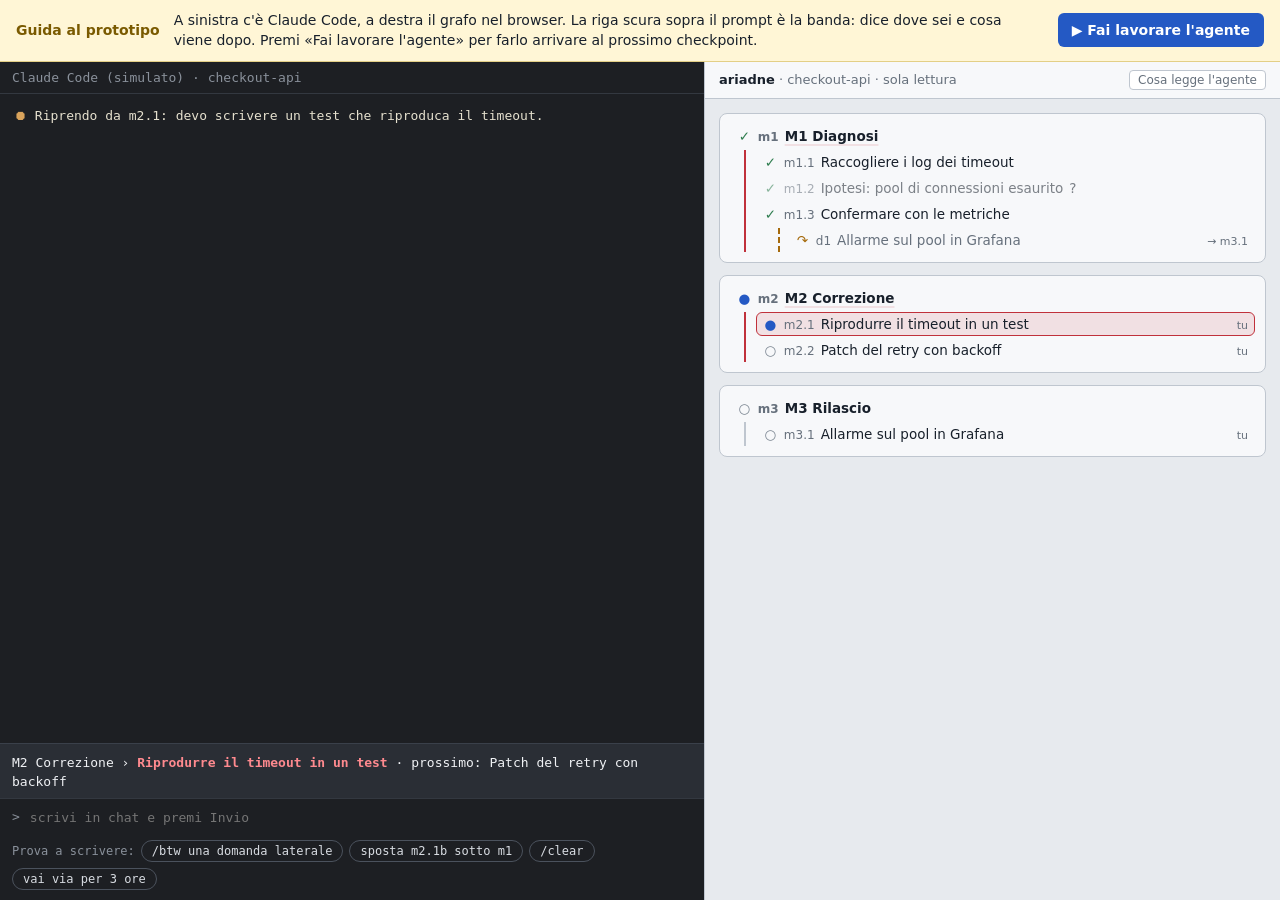
<file: docs/ux/allineamento/prototipo/index.html>
<!doctype html>
<html lang="it">
<head>
<meta charset="utf-8">
<meta name="viewport" content="width=device-width, initial-scale=1">
<title>Prototipo — concetto A «Piano prima»</title>
<style>
:root {
  --ground: #e7eaee; --surface: #f7f8fa; --ink: #18202b; --muted: #66707c; --line: #bfc6cf;
  --thread: #c0313b; --thread-soft: rgba(192, 49, 59, 0.12);
  --done: #2f7d4f; --active: #2459c4; --todo: #7b8591; --deferred: #7346b8; --detour: #a56a0c; --ghost: #9aa3ae;
  --term-bg: #1d1f23; --term-ink: #d8dce2; --term-muted: #8a919b; --band-bg: #2a2e35;
  font-family: system-ui, sans-serif; color: var(--ink); background: var(--ground);
}
* { box-sizing: border-box; }
html, body { margin: 0; height: 100%; }
body { display: grid; grid-template-columns: minmax(0, 55fr) minmax(0, 45fr); grid-template-rows: auto minmax(0, 1fr); }
/* Prototype guide: not part of the product, it tells the tester what is happening and what to try */
.guide { grid-column: 1 / -1; display: flex; gap: 14px; align-items: center; padding: 10px 16px; background: #fff6d6;
  border-bottom: 1px solid #e3cf86; font-size: 14px; line-height: 1.45; }
.guide strong { flex: none; color: #7a5a00; }
.guide button { flex: none; margin-left: auto; background: #2459c4; color: #fff; border: 0; border-radius: 6px; padding: 7px 14px; font-weight: 600; }
.guide button:disabled { background: #a9b4c4; cursor: default; }
button { font: inherit; color: inherit; cursor: pointer; }

/* Terminal: Claude Code with the band above the prompt */
.term { display: grid; grid-template-rows: auto 1fr auto auto; background: var(--term-bg); color: var(--term-ink);
  font: 13px/1.5 ui-monospace, 'SF Mono', Menlo, monospace; min-height: 0; }
.term header { display: flex; justify-content: space-between; align-items: center; padding: 6px 12px;
  border-bottom: 1px solid #333840; color: var(--term-muted); }
.term header button { background: #3a404a; border: 1px solid #4b525d; border-radius: 4px; padding: 2px 10px; color: var(--term-ink); }
.chat { overflow-y: auto; padding: 12px 14px; min-height: 0; }
.msg { margin: 0 0 10px; white-space: pre-wrap; }
.msg.user::before { content: '> '; color: var(--term-muted); }
.msg.agent { color: #e6e1cf; }
.msg.agent::before { content: '⏺ '; color: #d9a35b; }
.msg.sys { color: var(--term-muted); font-style: italic; }
.msg.note { border-left: 2px solid #d9a35b; padding-left: 8px; color: #c9c3b0; }
.msg.summary { border: 1px dashed #59606b; padding: 8px; color: #b8c4d6; }
.band { background: var(--band-bg); border-top: 1px solid #3a404a; padding: 6px 12px; }
.band .where { color: #f0f2f5; }
.band .where b { color: #ff8a8f; font-weight: 600; }
.band .row { margin-top: 3px; }
.band .proposal { color: #ffd479; }
.band .back { color: #9fd0ff; }
.band .detour { color: #f1b45f; }
.band .update { color: #8fd19e; }
.band .away { color: #ffd479; }
.band button { background: #454c57; border: 1px solid #5b6370; border-radius: 4px; padding: 1px 9px; margin-left: 6px; color: #fff; font: inherit; }
.band button.yes { background: #2f7d4f; border-color: #3d9a63; }
.band button.no { background: #8a2f36; border-color: #a93c45; }
.prompt { display: flex; gap: 8px; padding: 8px 12px 12px; border-top: 1px solid #333840; }
.prompt span { color: var(--term-muted); }
.prompt input { flex: 1; background: transparent; border: 0; color: var(--term-ink); font: inherit; outline: none; }
.legend { display: flex; flex-wrap: wrap; gap: 6px; align-items: center; padding: 0 12px 10px; color: var(--term-muted); font-size: 12px; }
.legend button { background: transparent; border: 1px solid #4b525d; border-radius: 12px; padding: 1px 10px; color: var(--term-ink); font: inherit; }

/* Viewer: read-only, in the browser beside the terminal */
.viewer { display: grid; grid-template-rows: auto 1fr auto; min-height: 0; border-left: 1px solid var(--line); }
.viewer header { display: flex; justify-content: space-between; align-items: center; gap: 8px; padding: 8px 14px;
  background: var(--surface); border-bottom: 1px solid var(--line); font-size: 13px; color: var(--muted); }
.viewer header strong { color: var(--ink); }
.viewer header button { background: #fff; border: 1px solid var(--line); border-radius: 4px; padding: 2px 8px; font-size: 12px; }
.graph { overflow-y: auto; padding: 14px; min-height: 0; }
.milestone { background: var(--surface); border: 1px solid var(--line); border-radius: 8px; padding: 8px 10px; margin-bottom: 12px; }
.milestone > .node { font-weight: 600; }
.children { margin-left: 14px; border-left: 2px solid var(--line); padding-left: 10px; }
.children.on-thread { border-left-color: var(--thread); }
.node { display: flex; align-items: baseline; gap: 6px; width: 100%; text-align: left; background: none; border: 1px solid transparent;
  border-radius: 6px; padding: 3px 6px; margin: 2px 0; font-size: 13.5px; }
.node:hover { background: #fff; border-color: var(--line); }
.node .sym { width: 1.1em; flex: none; text-align: center; color: var(--k); }
.node .id { color: var(--muted); font-size: 12px; flex: none; }
.node .title { overflow-wrap: anywhere; }
.node .tag { margin-left: auto; flex: none; font-size: 11px; color: var(--muted); }
.k-done { --k: var(--done); } .k-active { --k: var(--active); } .k-todo { --k: var(--todo); }
.k-deferred { --k: var(--deferred); } .k-deferred .title { color: var(--muted); }
.k-replaced { --k: var(--ghost); opacity: 0.6; } .k-replaced .title { text-decoration: line-through; color: var(--muted); }
.node.current { background: var(--thread-soft); border-color: var(--thread); }
.node.thread .title { text-decoration: underline 2px var(--thread-soft); text-underline-offset: 3px; }
.node.uncertain { opacity: 0.55; }
.node.selected { outline: 2px solid var(--ink); }
.node.ghost { border: 1px dashed var(--ghost); color: var(--ghost); background: repeating-linear-gradient(135deg, transparent 0 6px, rgba(0,0,0,0.03) 6px 12px); }
.node.ghost .sym { color: var(--ghost); }
.node.unconfirmed { border: 1px dashed var(--detour); background: #fdf6e8; }
.node.flash { animation: flash 0.9s ease-out 2; }
@keyframes flash { 50% { background: #fff3c4; } }
.detour-wrap { margin-left: 22px; border-left: 2px dashed var(--detour); padding-left: 8px; }
.detour-wrap .node .sym { color: var(--detour); }
.empty { color: var(--muted); font-size: 13px; font-style: italic; padding: 4px 6px; }
.more { color: var(--muted); font-size: 12px; padding: 2px 6px; background: none; border: 0; }
.detail { border-top: 1px solid var(--line); background: var(--surface); padding: 10px 14px; font-size: 13px; max-height: 40%; overflow-y: auto; }
.detail h3 { margin: 0 0 6px; font-size: 14px; }
.detail dl { display: grid; grid-template-columns: max-content 1fr; gap: 3px 10px; margin: 0; }
.detail dt { color: var(--muted); }
.detail dd { margin: 0; overflow-wrap: anywhere; }
.agent-view { white-space: pre-wrap; font: 12.5px/1.5 ui-monospace, Menlo, monospace; background: #fff; border: 1px solid var(--line);
  border-radius: 6px; padding: 10px; margin-bottom: 12px; }
</style>
</head>
<body>

<div class="guide" aria-live="polite"><strong>Guida al prototipo</strong><span id="guide"></span><button id="advance">▶ Fai lavorare l'agente</button></div>

<section class="term" aria-label="Terminale di Claude Code (simulato)">
  <header><span>Claude Code (simulato) · checkout-api</span></header>
  <div class="chat" id="chat" aria-live="polite"></div>
  <div class="band" id="band" aria-live="polite"></div>
  <div>
    <form class="prompt" id="form"><span>&gt;</span><input id="input" autocomplete="off" placeholder="scrivi in chat e premi Invio"></form>
    <div class="legend">Prova a scrivere:
      <button data-say="/btw perché il provider chiude le connessioni dopo 30 s?">/btw una domanda laterale</button>
      <button data-say="sposta m2.1b sotto m1">sposta m2.1b sotto m1</button>
      <button data-say="/clear">/clear</button>
      <button data-away>vai via per 3 ore</button>
    </div>
  </div>
</section>

<section class="viewer" aria-label="Viewer del grafo (sola lettura)">
  <header>
    <span><strong>ariadne</strong> · checkout-api · sola lettura</span>
    <button id="toggle-agent" aria-pressed="false">Cosa legge l'agente</button>
  </header>
  <div class="graph" id="graph"></div>
  <div class="detail" id="detail" hidden></div>
</section>

<script>
// Fake project: a payment timeout being debugged. Shape follows docs/ux/allineamento/concetti.md.
const TODAY = '2026-11-08'
// R25: what the agent may do alone, agreed when the plan was approved.
const MANDATE = 'passi dentro la milestone corrente e deviazioni brevi; mai milestone nuove, rinvii o cambi d\'obiettivo'
const file = ref => ({ type: 'file', ref })
const commit = ref => ({ type: 'commit', ref })
const message = ref => ({ type: 'message', ref })
const ok = { at: '2026-11-06', ref: 'chat' }

let nodes = [
  { id: 'm1', kind: 'milestone', title: 'M1 Diagnosi', status: 'done', what: 'Causa trovata: il pool di connessioni verso il provider si esaurisce sotto carico.', proof: [file('docs/diagnosi.md')], by: 'user', at: '2026-11-06', confirmed: ok },
  { id: 'm1.1', parent: 'm1', kind: 'step', title: 'Raccogliere i log dei timeout', status: 'done', what: '312 timeout in 48 ore, tutti su /payments/confirm.', proof: [file('logs/timeouts-2026-11-05.txt')], by: 'agent', at: '2026-11-06' },
  { id: 'm1.2', parent: 'm1', after: ['m1.1'], kind: 'step', title: 'Ipotesi: pool di connessioni esaurito', status: 'done', what: 'Ipotesi scelta tra tre (pool, DNS, rate limit del provider).', proof: [], uncertain: 'nessun commit né file: dedotta solo in chat', by: 'agent', at: '2026-11-06' },
  { id: 'm1.3', parent: 'm1', after: ['m1.2'], kind: 'step', title: 'Confermare con le metriche', status: 'done', what: 'Pool al 100% in tutti i picchi di timeout.', proof: [commit('8e41d0a'), file('docs/diagnosi.md')], by: 'agent', at: '2026-11-07' },
  { id: 'd1', parent: 'm1', after: ['m1.3'], kind: 'detour', title: 'Allarme sul pool in Grafana', status: 'deferred', deferred_to: 'm3.1', why: 'Utile ma non blocca la correzione.', what: 'Rimandato a M3.', proof: [message('chat 2026-11-07')], by: 'user', at: '2026-11-07', confirmed: ok },
  { id: 'm2', after: ['m1'], kind: 'milestone', title: 'M2 Correzione', status: 'active', what: 'Correggere il timeout senza cambiare l\'API pubblica.', mandate: MANDATE, proof: [message('piano approvato il 2026-11-07')], by: 'user', at: '2026-11-07', confirmed: ok },
  { id: 'm2.1', parent: 'm2', kind: 'step', title: 'Riprodurre il timeout in un test', status: 'active', what: 'Un test che fallisce con il pool a 2 connessioni.', proof: [message('piano approvato il 2026-11-07')], by: 'user', at: '2026-11-07' },
  { id: 'm2.2', parent: 'm2', after: ['m2.1'], kind: 'step', title: 'Patch del retry con backoff', status: 'todo', what: 'Retry con backoff esponenziale sulle chiamate al provider.', proof: [message('piano approvato il 2026-11-07')], by: 'user', at: '2026-11-07' },
  { id: 'm3', after: ['m2'], kind: 'milestone', title: 'M3 Rilascio', status: 'todo', what: 'Portare la correzione in produzione.', proof: [message('piano approvato il 2026-11-06')], by: 'user', at: '2026-11-06', confirmed: ok },
  { id: 'm3.1', parent: 'm3', kind: 'step', title: 'Allarme sul pool in Grafana', status: 'todo', continues: 'd1', what: 'Riprende d1, rimandato in M1.', proof: [message('rinvio di d1')], by: 'user', at: '2026-11-07' },
]
let current = 'm2.1'
let stage = 'start'
let pending = null // { text, ghosts: [ids], approve(), reject() }
let selected = null
let showAgent = false
let lastUpdate = ''
let pick = false // after "Torna alla lista": a number picks a point
let queue = [] // R26: what happened while you were away, reviewed on return

const $ = id => document.getElementById(id)
const get = id => nodes.find(n => n.id === id)
const real = () => nodes.filter(n => !n.ghost)
const childrenOf = id => nodes.filter(n => n.parent === id && n.kind !== 'detour')
const detoursOf = id => nodes.filter(n => n.kind === 'detour' && n.after?.[0] === id)
const containers = id => { const out = []; for (let n = get(id)?.parent; n; n = get(n).parent) out.unshift(n); return out }
const list = () => real().find(n => n.kind === 'list' && n.status === 'active')
const points = () => (list() ? childrenOf(list().id) : [])
const decided = () => points().filter(p => p.status === 'done').length

function say(who, text) {
  const p = document.createElement('p')
  p.className = `msg ${who}`
  p.textContent = text
  $('chat').append(p)
  $('chat').scrollTop = $('chat').scrollHeight
}

/** Plan order: depth-first over containers, detours right after the node they leave. */
function order() {
  const out = []
  const walk = id => { out.push(id); for (const c of childrenOf(id)) walk(c.id); for (const d of detoursOf(id)) walk(d.id) }
  for (const top of real().filter(n => !n.parent)) walk(top.id)
  return out.filter(id => !get(id).ghost)
}

function next() {
  const ids = order()
  const from = ids.indexOf(current)
  return ids.slice(from + 1).map(get).find(n => n.status === 'todo' && n.kind !== 'milestone' && n.kind !== 'list')
}

/** The thread: the current node, its containers, everything they come after, and the deferred steps they resume. */
function thread() {
  const seen = new Set()
  const walk = id => {
    const n = get(id)
    if (!n || seen.has(id)) return
    seen.add(id)
    for (const a of n.after ?? []) walk(a)
    if (n.continues) walk(n.continues)
    if (n.parent) walk(n.parent)
  }
  walk(current)
  return seen
}

function setStatus(id, status) { get(id).status = status }
function start(id) { setStatus(id, 'active'); current = id }

// ---------- what the agent does at each checkpoint (simulated) ----------

function advance() {
  pick = false
  if (pending) return say('sys', 'C\'è una proposta in attesa: approvala o rifiutala nella banda.')
  const cur = get(current)
  if (cur.kind === 'detour' && cur.status === 'active') {
    note(`${cur.id} chiuso: ${cur.title.toLowerCase()} chiarito. Prova: messaggio in chat. Rientro in ${cur.reentry}.`)
    setStatus(cur.id, 'done')
    cur.proof = [message(`chat ${TODAY}`)]
    current = cur.reentry
    return update(`deviazione chiusa · rientrato in ${get(current).title}`)
  }
  const step = stages[stage]
  step()
}

function note(text) { say('note', `Checkpoint · nota per lo scribe: ${text}`) }
function update(text) { lastUpdate = text; render() }

const stages = {
  start() {
    say('agent', 'Ho scritto test/payments/pool-timeout.test.ts: con il pool a 2 connessioni la conferma va in timeout come in produzione. Commit 3fa9c12.')
    note('m2.1 chiuso: timeout riprodotto. Prova: commit 3fa9c12. Prossimo: m2.2.')
    setStatus('m2.1', 'done')
    get('m2.1').proof = [commit('3fa9c12'), file('test/payments/pool-timeout.test.ts')]
    start('m2.2')
    stage = 'outplan'
    update('m2.1 chiuso · m2.2 avviato (dettagli: automatici)')
  },
  outplan() {
    say('agent', 'Prima della patch serve aggiornare http-client: la 4.1 non espone il timeout per singola richiesta, senza il quale il backoff non si può fare.')
    note('fuori piano: nuovo passo «Aggiornare http-client a 4.2» prima di m2.2.')
    propose({
      text: 'nuovo passo «Aggiornare http-client a 4.2» prima di m2.2',
      add: [{ id: 'm2.1b', parent: 'm2', after: ['m2.1'], kind: 'step', title: 'Aggiornare http-client a 4.2', status: 'todo', what: 'Serve il timeout per singola richiesta.', proof: [message(`proposta ${TODAY}`)], by: 'agent', at: TODAY }],
      before: 'm2.2',
      approve() { get('m2.2').after = ['m2.1b']; setStatus('m2.2', 'todo'); start('m2.1b'); stage = 'afterOutplan' },
      reject() { say('agent', 'Va bene: resto sulla 4.1 e uso un timeout globale. Continuo su m2.2.'); stage = 'list' },
    })
  },
  afterOutplan() {
    say('agent', 'http-client aggiornato a 4.2, test verdi. Commit 7b20e4d.')
    note('m2.1b chiuso: aggiornato a 4.2. Prova: commit 7b20e4d. Riprendo m2.2.')
    setStatus('m2.1b', 'done')
    get('m2.1b').proof = [commit('7b20e4d')]
    start('m2.2')
    stage = 'list'
    update('m2.1b chiuso · m2.2 avviato (dettagli: automatici)')
  },
  list() {
    say('agent', 'La review della patch ha 5 commenti. Li tratto come una lista, da decidere uno alla volta.')
    note('lista «Commenti della review» sotto m2.2, 5 punti.')
    const titles = [
      'Il retry non deve ripetere i POST non idempotenti',
      'Aggiungere jitter al backoff',
      'Numero massimo di tentativi: 3 o 5?',
      'Log a livello warn solo all\'ultimo tentativo',
      'Rinominare RetryPolicy in BackoffPolicy in tutto il modulo payments, compresi i test e la documentazione interna',
    ]
    const by = { proof: [message(`review ${TODAY}`)], by: 'agent', at: TODAY }
    propose({
      text: 'lista «Commenti della review» (5 punti) sotto m2.2',
      add: [
        { id: 'm2.2.l', parent: 'm2.2', kind: 'list', title: 'Commenti della review', status: 'todo', what: '5 commenti della review sulla patch.', ...by },
        ...titles.map((title, i) => ({ id: `m2.2.${i + 1}`, parent: 'm2.2.l', after: i ? [`m2.2.${i}`] : undefined, kind: 'point', title, status: 'todo', what: 'Da decidere.', ...by })),
      ],
      approve() { setStatus('m2.2.l', 'active'); start('m2.2.1'); stage = 'points' },
      reject() { say('agent', 'Va bene: li discutiamo in chat senza lista.'); stage = 'close' },
    })
  },
  points() {
    const cur = get(current)
    if (cur.id === 'm2.2.3' && detoursOf('m2.2.3').length === 0) {
      say('agent', 'Per scegliere tra 3 e 5 tentativi serve capire quanto aspetta il backoff nel caso peggiore. È una questione a parte.')
      note('deviazione «Durata del backoff nel caso peggiore», rientro in m2.2.3.')
      return propose({
        text: 'deviazione «Durata del backoff nel caso peggiore» · rientro: punto 3',
        add: [detour('Durata del backoff nel caso peggiore', 'agent')],
        approve() { start('m2.2.3.d') },
        reject() { say('agent', 'Ok, decido senza: 3 tentativi.') },
      })
    }
    // Point 5 is the one left open at the end: the agent decides the others first, then proposes to defer it.
    const undecided = points().filter(p => p.status !== 'done' && p.id !== 'm2.2.5' && p.id !== cur.id)
    if (cur.id === 'm2.2.5' || cur.kind !== 'point') {
      if (undecided.length === 0) { stage = 'close'; return stages.close() }
      if (cur.kind === 'point') setStatus(cur.id, 'todo')
      start(undecided[0].id)
      return update(`ora su: ${get(current).title}`)
    }
    const decision = { 'm2.2.1': 'solo GET e POST con chiave di idempotenza', 'm2.2.2': 'jitter pieno', 'm2.2.3': '3 tentativi (caso peggiore 7 s)', 'm2.2.4': 'accettato' }[cur.id] ?? 'accettato'
    note(`${cur.id} deciso: ${decision}. Prova: messaggio in chat.`)
    Object.assign(cur, { status: 'done', what: `Deciso: ${decision}.`, proof: [message(`chat ${TODAY}`)] })
    start((undecided[0] ?? get('m2.2.5')).id)
    update(`${cur.id} deciso · ${current} aperto (${decided()}/5 decisi)`)
  },
  close() {
    const p5 = get('m2.2.5')
    const deferring = p5 && p5.status !== 'done'
    say('agent', `Patch pronta, test verdi, commit c91a5e0.${deferring ? ' Il punto 5 è un refactor che non serve alla correzione: lo rimando.' : ''} Chiudo M2 e propongo il piano di M3.`)
    note(`m2.2 chiuso (commit c91a5e0)${deferring ? '; punto 5 rimandato a m3.4' : ''}; M2 chiusa; piano M3.`)
    const by = { proof: [message(`piano proposto ${TODAY}`)], by: 'agent', at: TODAY }
    propose({
      text: `chiudere M2${deferring ? ', rimandare il punto 5 a M3' : ''} e il piano di M3 (3 passi)`,
      add: [
        { id: 'm3.2', parent: 'm3', after: ['m3.1'], kind: 'step', title: 'Deploy in staging dietro feature flag e verifica del tasso di errore per 24 ore', status: 'todo', what: 'Tasso di errore sotto lo 0,1% per 24 ore.', ...by },
        { id: 'm3.3', parent: 'm3', after: ['m3.2'], kind: 'step', title: 'Rilascio in produzione', status: 'todo', what: 'Flag acceso al 100%.', ...by },
        ...(deferring ? [{ id: 'm3.4', parent: 'm3', after: ['m3.3'], kind: 'step', title: 'Rinominare RetryPolicy in BackoffPolicy', status: 'todo', continues: 'm2.2.5', what: 'Riprende il punto 5 della review.', ...by }] : []),
      ],
      approve() {
        if (deferring) { Object.assign(p5, { status: 'deferred', deferred_to: 'm3.4', why: 'refactor non necessario alla correzione', confirmed: { at: TODAY, ref: 'banda' } }) }
        if (get('m2.2.l')) setStatus('m2.2.l', 'done')
        Object.assign(get('m2.2'), { status: 'done', proof: [commit('c91a5e0')] })
        setStatus('m2', 'done')
        setStatus('m3', 'active')
        start('m3.1')
        stage = 'end'
      },
      reject() { say('agent', 'Va bene: lascio M2 aperta. Dimmi cosa cambiare nel piano di M3.') ; stage = 'end' },
    })
  },
  end() {
    say('sys', 'Fine dello scenario. Prova /clear per vedere cosa legge l\'agente quando riparte, oppure ricarica la pagina per rifare il giro.')
  },
}

function detour(title, by) {
  const from = get(current)
  return { id: `${from.id}.d`, parent: from.parent, after: [from.id], kind: 'detour', title, status: 'todo', reentry: from.id,
    what: 'Questione laterale.', proof: [message(`chat ${TODAY}`)], by, at: TODAY }
}

function propose({ text, add, before, approve, reject }) {
  for (const n of add) {
    n.ghost = true
    const at = before ? nodes.indexOf(get(before)) : nodes.length
    nodes.splice(at, 0, n)
  }
  pending = {
    text,
    ghosts: add.map(n => n.id),
    approve() {
      for (const id of this.ghosts) { const n = get(id); delete n.ghost; if (n.kind !== 'point' && n.kind !== 'list') n.confirmed = { at: TODAY, ref: 'banda' } }
      approve()
      say('sys', `Approvato: ${text}.`)
    },
    reject() {
      nodes = nodes.filter(n => !this.ghosts.includes(n.id))
      say('sys', `Rifiutato: ${text}. Il grafo non cambia.`)
      reject()
    },
  }
  render()
}

// ---------- what you do ----------

function answer(yes) {
  if (!pending) return say('sys', 'Nessuna proposta in attesa.')
  const p = pending
  pending = null
  yes ? p.approve() : p.reject()
  lastUpdate = `${yes ? 'approvato' : 'rifiutato, il grafo non cambia'}: ${p.text}`
  render()
}

function goBack() {
  const cur = get(current)
  if (cur.kind === 'detour' && cur.status === 'active') {
    setStatus(cur.id, 'done')
    current = cur.reentry
    say('sys', `Deviazione chiusa, sei di nuovo su: ${get(current).title}.`)
    return update(`rientrato in ${get(current).title}`)
  }
  if (!list()) return say('sys', 'Non sei dentro una lista: niente a cui tornare.')
  pick = true
  const lines = points().map((p, i) => `  ${p.status === 'done' ? '✓' : p.id === current ? '▶' : '·'} ${i + 1}. ${p.title}`)
  say('agent', `↩ ${list().title} (${decided()}/5 decisi)\n${lines.join('\n')}\nScrivi il numero del punto da discutere.`)
  render()
  $('input').focus()
}

function command(text) {
  const t = text.trim()
  say('user', t)
  const lower = t.toLowerCase()
  if (pick && /^\d$/.test(t)) {
    const p = points()[Number(t) - 1]
    pick = false
    if (!p) return say('sys', 'Numero fuori lista.')
    if (get(current).kind === 'point' && get(current).status === 'active') setStatus(current, 'todo')
    if (p.status !== 'done') setStatus(p.id, 'active')
    current = p.id
    return update(`ora su: punto ${t}`)
  }
  pick = false
  if (lower === '/clear') return clearChat()
  if (/^(approvo|sì|si|ok)$/.test(lower)) return answer(true)
  if (/^(rifiuto|no)$/.test(lower)) return answer(false)
  if (lower === 'torna') return goBack()
  const side = t.match(/^\/(btw|subtask)\s+(.+)/)
  if (side) {
    if (pending) return say('sys', 'Prima decidi la proposta in attesa.')
    const n = detour(side[2].slice(0, 60), 'user')
    if (get(n.id)) n.id += '2'
    n.status = 'active'
    n.confirmed = { at: TODAY, ref: 'chat' }
    nodes.splice(nodes.indexOf(get(current)) + 1, 0, n)
    say('agent', `Apro una deviazione: «${n.title}». Rientro in ${current} quando chiudiamo («Chiudi e torna» nella banda).`)
    current = n.id
    return update('deviazione aperta da te: confermata dalla tua richiesta')
  }
  const move = t.match(/^sposta\s+(.+?)\s+sotto\s+(\S+)$/i)
  if (move) {
    const what = get(move[1]) ?? real().find(n => n.title.toLowerCase().includes(move[1].toLowerCase()))
    const where = get(move[2]) ?? real().find(n => n.title.toLowerCase().includes(move[2].toLowerCase()))
    if (!what || !where) return say('agent', 'Non trovo uno dei due nodi: usa l\'id che vedi nel viewer (es. «sposta m2.1b sotto m1»).')
    Object.assign(what, { parent: where.id, after: undefined, by: 'user', at: TODAY, confirmed: { at: TODAY, ref: 'chat' } })
    say('agent', `Spostato «${what.title}» sotto «${where.title}». Firmato da te, con la data di oggi.`)
    return update(`${what.id} spostato sotto ${where.id} (correzione tua)`)
  }
  say('agent', '(simulato) Ricevuto. Non è un checkpoint: il grafo non cambia.')
}

function clearChat() {
  $('chat').replaceChildren()
  say('sys', 'Conversazione cancellata. All\'avvio l\'hook inietta il riassunto qui sotto, calcolato dal grafo senza modello (R7):')
  say('summary', summary())
}

/** R7: lineage of the current step, open detours, next step, how to ask for more. Computed, never written. */
function summary() {
  const cur = get(current)
  const path = [...containers(current), current].map(id => get(id).title).join(' › ')
  const behind = [...thread()].filter(id => id !== current && !containers(current).includes(id) && get(id).kind !== 'milestone')
    .map(get).filter(n => n.status === 'done').slice(0, 3).map(n => `- ${n.id} ${n.title}: ${n.what}${n.uncertain ? ` (incerto: ${n.uncertain})` : ''}`)
  const reentries = real().filter(n => n.kind === 'detour' && (n.status === 'active' || n.status === 'todo'))
    .map(n => `- ${n.title} → rientra in ${n.reentry}`)
  const nx = next()
  const text = [
    `Sei in: ${path} (${cur.status})`,
    'Da dove viene (solo le dipendenze):', ...(behind.length ? behind : ['- (inizio del ramo)']),
    `Rientri in sospeso: ${reentries.length ? '\n' + reentries.join('\n') : 'nessuno'}`,
    `Prossimo: ${nx ? `${nx.id} ${nx.title}` : 'nessuno nel piano'}`,
    'Per approfondire: ariadne show <id> · ariadne why <id>',
  ].join('\n')
  return `${text}\n≈ ${Math.ceil(text.length / 4)} token (limite 300)`
}

// ---------- rendering ----------

const SYM = { done: '✓', active: '●', todo: '○', deferred: '↷', replaced: '⊘' }
const LIMIT = 3 // profilo standard: figli aperti per livello (R4)

function nodeButton(n, onThread) {
  const b = document.createElement('button')
  b.className = `node k-${n.status}`
  b.dataset.id = n.id
  if (n.id === current) b.classList.add('current')
  else if (onThread.has(n.id)) b.classList.add('thread')
  if (n.uncertain) b.classList.add('uncertain')
  if (n.ghost) b.classList.add('ghost')
  if (n.unconfirmed) b.classList.add('unconfirmed')
  if (n.id === selected) b.classList.add('selected')
  const sym = n.ghost ? '+' : n.kind === 'detour' && n.status !== 'deferred' && n.status !== 'replaced' ? '⤷' : SYM[n.status]
  const tag = n.ghost ? 'proposta' : n.unconfirmed ? 'da confermare' : n.rejected ? 'rifiutato' : n.status === 'deferred' ? `→ ${n.deferred_to}` : n.kind === 'list' ? `${childrenOf(n.id).filter(p => p.status === 'done').length}/${childrenOf(n.id).length}` : n.by === 'user' && n.kind !== 'milestone' ? 'tu' : ''
  b.innerHTML = `<span class="sym"></span><span class="id"></span><span class="title"></span>${n.uncertain ? '<span title="">?</span>' : ''}<span class="tag"></span>`
  b.querySelector('.sym').textContent = sym
  b.querySelector('.id').textContent = n.id
  b.querySelector('.title').textContent = n.title
  b.querySelector('.tag').textContent = tag
  if (n.uncertain) b.querySelector('span[title]').title = n.uncertain
  b.title = n.what
  b.onclick = () => { selected = selected === n.id ? null : n.id; render() }
  return b
}

function renderChildren(id, onThread, expanded) {
  const box = document.createElement('div')
  box.className = 'children' + (onThread.has(id) ? ' on-thread' : '')
  let kids = childrenOf(id)
  // Readability profile: a level shows at most LIMIT children open around the current one; the rest fold.
  if (kids.length > LIMIT + 1 && !expanded.has(id) && !kids.some(k => k.ghost)) {
    // The window always contains where you are: the current node, what contains it, or the node a current detour leaves from.
    const here = k => k.id === current || containers(current).includes(k.id) || get(current).after?.[0] === k.id
    const focus = Math.max(0, kids.findIndex(here), kids.findIndex(k => k.ghost))
    const startAt = Math.min(Math.max(0, focus - 1), kids.length - LIMIT)
    const hidden = kids.length - LIMIT
    const shown = kids.slice(startAt, startAt + LIMIT)
    kids = shown
    box.dataset.hidden = hidden
  }
  for (const k of kids) {
    box.append(nodeButton(k, onThread))
    const inner = childrenOf(k.id)
    if (inner.length && (onThread.has(k.id) || inner.some(c => c.ghost) || expanded.has(k.id))) box.append(renderChildren(k.id, onThread, expanded))
    for (const d of detoursOf(k.id)) {
      const w = document.createElement('div')
      w.className = 'detour-wrap'
      w.append(nodeButton(d, onThread))
      box.append(w)
    }
  }
  if (box.dataset.hidden) {
    const more = document.createElement('button')
    more.className = 'more'
    more.textContent = `+ altri ${box.dataset.hidden} (profilo standard: ${LIMIT} per livello) · mostra`
    more.onclick = () => { expandedIds.add(id); render() }
    box.append(more)
  }
  return box
}

const expandedIds = new Set()

function renderGraph() {
  const g = $('graph')
  g.replaceChildren()
  const onThread = thread()
  if (showAgent) {
    const pre = document.createElement('div')
    pre.className = 'agent-view'
    pre.textContent = summary()
    g.append(pre)
  }
  for (const m of real().filter(n => !n.parent)) {
    const box = document.createElement('div')
    box.className = 'milestone'
    box.append(nodeButton(m, onThread))
    for (const d of detoursOf(m.id)) box.append(nodeButton(d, onThread))
    if (nodes.some(n => n.parent === m.id && n.kind !== 'detour')) box.append(renderChildren(m.id, onThread, expandedIds))
    for (const d of nodes.filter(n => n.parent === m.id && n.kind === 'detour' && !get(n.after?.[0])?.parent)) box.append(nodeButton(d, onThread))
    if (!nodes.some(n => n.parent === m.id)) {
      const e = document.createElement('div')
      e.className = 'empty'
      e.textContent = 'Piano non ancora proposto: l\'agente lo propone quando si apre la milestone.'
      box.append(e)
    }
    g.append(box)
  }
}

function renderDetail() {
  const d = $('detail')
  const n = get(selected)
  d.hidden = !n
  if (!n) return
  const rows = [
    ['Cosa', n.what],
    n.why && ['Perché', n.why],
    ['Stato', n.ghost ? 'proposta, in attesa della tua approvazione' : n.status],
    ['Prova', n.proof.length ? n.proof.map(p => `${p.type}: ${p.ref}`).join(' · ') : '—'],
    n.uncertain && ['Incerto', n.uncertain],
    ['Deciso da', `${n.by === 'user' ? 'tu' : 'agente'}, ${n.at}`],
    n.confirmed && ['Confermato', `da te il ${n.confirmed.at} (${n.confirmed.ref})`],
    n.unconfirmed && ['Da confermare', 'fatto dall\'agente in tua assenza, dentro il mandato'],
    n.mandate && ['Mandato', n.mandate],
    n.reentry && ['Rientra in', n.reentry],
    n.deferred_to && ['Rimandato a', n.deferred_to],
    n.continues && ['Riprende', n.continues],
  ].filter(Boolean)
  d.innerHTML = '<h3></h3><dl></dl>'
  d.querySelector('h3').textContent = `${n.id} — ${n.title}`
  for (const [k, v] of rows) {
    const dt = document.createElement('dt'); dt.textContent = k
    const dd = document.createElement('dd'); dd.textContent = v
    d.querySelector('dl').append(dt, dd)
  }
}

function renderBand() {
  const band = $('band')
  band.replaceChildren()
  const row = (cls, html) => { const r = document.createElement('div'); r.className = `row ${cls}`; r.innerHTML = html; band.append(r) }
  const esc = s => s.replace(/[&<>]/g, c => ({ '&': '&amp;', '<': '&lt;', '>': '&gt;' })[c])
  // The band is read at a glance: one line per row, long titles cut (the viewer has them whole).
  const short = (s, max = 38) => esc(s.length > max ? s.slice(0, max - 1) + '…' : s)
  const path = containers(current).filter(id => get(id).kind !== 'list').map(id => short(get(id).title, 24))
  const nx = next()
  row('where', `${path.join(' › ')} › <b>${short(get(current).title, 44)}</b>${nx ? ` · prossimo: ${short(nx.title, 30)}` : ''}`)
  const cur = get(current)
  if (cur.kind === 'detour' && cur.status === 'active') row('detour', `⤷ deviazione · rientro: ${short(get(cur.reentry).title)} <button data-act="back">Chiudi e torna</button>`)
  else if (list()) row('back', `↩ ${esc(list().title)} (${decided()}/5 decisi) <button data-act="back">Torna alla lista</button>`)
  const item = queue.find(q => !q.done)
  if (queue.length && !queue.started && item) row('away', `⏎ Mentre eri via: ${queue.filter(q => q.kind === 'confirm').length} da confermare, ${queue.filter(q => q.kind === 'decide').length} da decidere <button class="yes" data-act="all">Approva tutto</button><button data-act="one">Rivedi una per una</button>`)
  else if (item) row('away', `⏎ ${item.kind === 'confirm' ? 'Da confermare' : 'Da decidere'} ${queue.indexOf(item) + 1}/${queue.length}: ${esc(item.text)} <button class="yes" data-act="q-yes">${item.kind === 'confirm' ? 'Approva' : 'Fallo'}</button><button class="no" data-act="q-no">${item.kind === 'confirm' ? 'Rifiuta' : 'Lascia così'}</button>${item.id ? '<button data-act="q-show">Mostra nel grafo</button>' : ''}`)
  if (pending) row('proposal', `◆ Proposta: ${esc(pending.text)} <button class="yes" data-act="yes">Approva</button><button class="no" data-act="no">Rifiuta</button><button data-act="show">Mostra nel grafo</button>`)
  else if (lastUpdate) row('update', `↺ ${esc(lastUpdate)}`)
}

function render() { renderBand(); renderGraph(); renderDetail(); renderGuide() }

/** Plain words for the tester: what just happened and what can be done now. */
function renderGuide() {
  const cur = get(current)
  let text
  if (queue.length && !queue.started) text = 'Sei tornato dopo 3 ore. L\'agente ha lavorato da solo: dentro il mandato ha applicato le modifiche (arancioni tratteggiate nel grafo, «da confermare»); fuori dal mandato non ha applicato nulla e ti lascia una decisione. Approva tutto con 1 clic, oppure rivedi una per una.'
  else if (queue.length) text = 'Revisione al rientro: approva o rifiuta una modifica alla volta. Se rifiuti, il ramo resta tracciato ma esce dal piano.'
  else if (pending) text = 'L\'agente propone di cambiare la struttura del grafo: nel grafo a destra la modifica è tratteggiata in grigio. Decidi tu, con i pulsanti verde e rosso nella banda (la riga scura sopra il prompt).'
  else if (pick) text = 'Qui sopra in chat c\'è l\'indice della lista. Scrivi nel prompt il numero del punto da discutere e premi Invio.'
  else if (cur.kind === 'detour' && cur.status === 'active') text = 'Sei in una questione laterale (deviazione). Nel grafo è il ramo tratteggiato arancione. Quando hai finito, «Chiudi e torna» nella banda ti riporta al punto da cui eri partito.'
  else if (stage === 'start') text = 'A sinistra c\'è Claude Code, a destra il grafo nel browser. La riga scura sopra il prompt è la banda: dice dove sei e cosa viene dopo. Premi «Fai lavorare l\'agente» per farlo arrivare al prossimo checkpoint.'
  else if (stage === 'end') text = 'Scenario finito. Clicca «/clear» sotto il prompt per vedere cosa legge l\'agente quando riparte, oppure «Cosa legge l\'agente» in alto a destra. Ricarica la pagina per rifare il giro.'
  else if (list()) text = 'Siete dentro una lista di punti da decidere. Puoi far decidere all\'agente il punto corrente (pulsante blu), aprire una questione laterale («/btw» sotto il prompt), o «Torna alla lista» per scegliere un altro punto.'
  else if (lastUpdate) text = 'L\'agente ha chiuso un passo e aperto il successivo da solo (riga verde nella banda): sono dettagli, non serve la tua conferma. Il grafo a destra si è aggiornato. Premi il pulsante blu per continuare.'
  else text = 'Premi il pulsante blu per far lavorare l\'agente fino al prossimo checkpoint.'
  $('guide').textContent = text
  $('advance').disabled = Boolean(pending) || queue.length > 0 || stage === 'end'
}

function showInViewer() {
  if (!pending) return say('sys', 'Nessuna proposta da mostrare.')
  flash(pending.ghosts)
}

function flash(ids) {
  document.querySelector(`.node[data-id="${CSS.escape(ids[0])}"]`)?.scrollIntoView({ block: 'center', behavior: 'smooth' })
  for (const id of ids) document.querySelector(`.node[data-id="${CSS.escape(id)}"]`)?.classList.add('flash')
}

// ---------- away for hours (R25, R26) ----------

/** The agent works alone: inside the mandate it applies structure as "to confirm"; outside it only takes a note. */
function goAway() {
  if (pending || queue.length) return say('sys', 'Prima chiudi la proposta o la revisione in corso.')
  const ms = get(current).kind === 'milestone' ? current : containers(current)[0]
  const anchor = get(current).kind === 'milestone' ? childrenOf(ms).at(-1)?.id : [...containers(current), current][1]
  const n = childrenOf(ms).length
  const step = { id: `${ms}.a${n}`, parent: ms, after: anchor ? [anchor] : undefined, kind: 'step', title: 'Test di carico con 200 richieste concorrenti', status: 'done',
    what: 'Nessun timeout con il pool a 20 connessioni.', proof: [commit('d40b7e1')], by: 'agent', at: TODAY, unconfirmed: true }
  const side = { id: `${ms}.a${n}.d`, parent: ms, after: [step.id], kind: 'detour', title: 'Perché il test locale era lento', status: 'done', reentry: step.id,
    what: 'Il DNS locale aggiungeva 2 s: risolto con /etc/hosts.', proof: [message(`chat ${TODAY}`)], by: 'agent', at: TODAY, unconfirmed: true }
  const at = anchor ? nodes.indexOf(get(anchor)) + 1 : nodes.length
  nodes.splice(at, 0, step, side)
  say('sys', '… 3 ore dopo …')
  say('agent', `Mentre eri via: 3 checkpoint. Dentro il mandato ho aggiunto il passo «${step.title}» e una deviazione breve, entrambi da confermare. Fuori dal mandato non ho applicato nulla: avrei aperto una milestone per rifare il pool di connessioni; per ora ho tenuto il piano com'era.`)
  queue = [
    { kind: 'confirm', id: step.id, text: `nuovo passo «${step.title}»` },
    { kind: 'confirm', id: side.id, text: `deviazione «${side.title}»` },
    { kind: 'decide', text: 'aprire una milestone «Rifare il pool di connessioni»? (fuori mandato)' },
  ]
  lastUpdate = ''
  render()
}

function review(q, yes) {
  const n = q.id && get(q.id)
  if (!n) return
  delete n.unconfirmed
  if (yes) n.confirmed = { at: TODAY, ref: 'revisione al rientro' }
  else Object.assign(n, { status: 'replaced', rejected: true, confirmed: { at: TODAY, ref: 'revisione al rientro' } })
}

function reviewNext(yes) {
  const q = queue.find(q => !q.done)
  q.done = true
  if (q.kind === 'confirm') review(q, yes)
  say('sys', q.kind === 'confirm' ? `${yes ? 'Approvato' : 'Rifiutato (resta tracciato, fuori dal piano)'}: ${q.text}.` : yes ? 'Ok: l\'agente proporrà la milestone come piano da approvare.' : 'Lasciato così: il piano non cambia.')
  if (queue.every(q => q.done)) queue = []
  lastUpdate = q.kind === 'confirm' ? `${yes ? 'confermato' : 'rifiutato, resta tracciato fuori dal piano'}: ${q.text}` : yes ? 'la milestone arriverà come proposta' : 'il piano non cambia'
  render()
}

$('form').onsubmit = e => {
  e.preventDefault()
  const v = $('input').value
  $('input').value = ''
  if (v.trim()) command(v)
}
$('band').onclick = e => {
  const act = e.target.closest('button')?.dataset.act
  const actions = {
    yes: () => answer(true), no: () => answer(false), show: showInViewer, back: goBack,
    all: () => { for (const q of queue) if (q.kind === 'confirm') review(q, true); for (const q of queue) q.done = true; say('sys', 'Approvate tutte le modifiche fatte in tua assenza; le decisioni aperte restano come le aveva lasciate l\'agente.'); queue = []; lastUpdate = 'confermate tutte le modifiche fatte in tua assenza'; render() },
    one: () => { queue.started = true; render() },
    'q-yes': () => reviewNext(true), 'q-no': () => reviewNext(false),
    'q-show': () => flash([queue.find(q => !q.done).id]),
  }
  if (act) actions[act]()
}
document.querySelector('.legend').onclick = e => {
  if (e.target.closest('[data-away]')) return goAway()
  const text = e.target.closest('button')?.dataset.say
  if (text) command(text)
}
$('advance').onclick = () => advance()
$('toggle-agent').onclick = () => {
  showAgent = !showAgent
  $('toggle-agent').setAttribute('aria-pressed', showAgent)
  render()
}

say('agent', 'Riprendo da m2.1: devo scrivere un test che riproduca il timeout.')
render()
</script>
</body>
</html>
</file>
